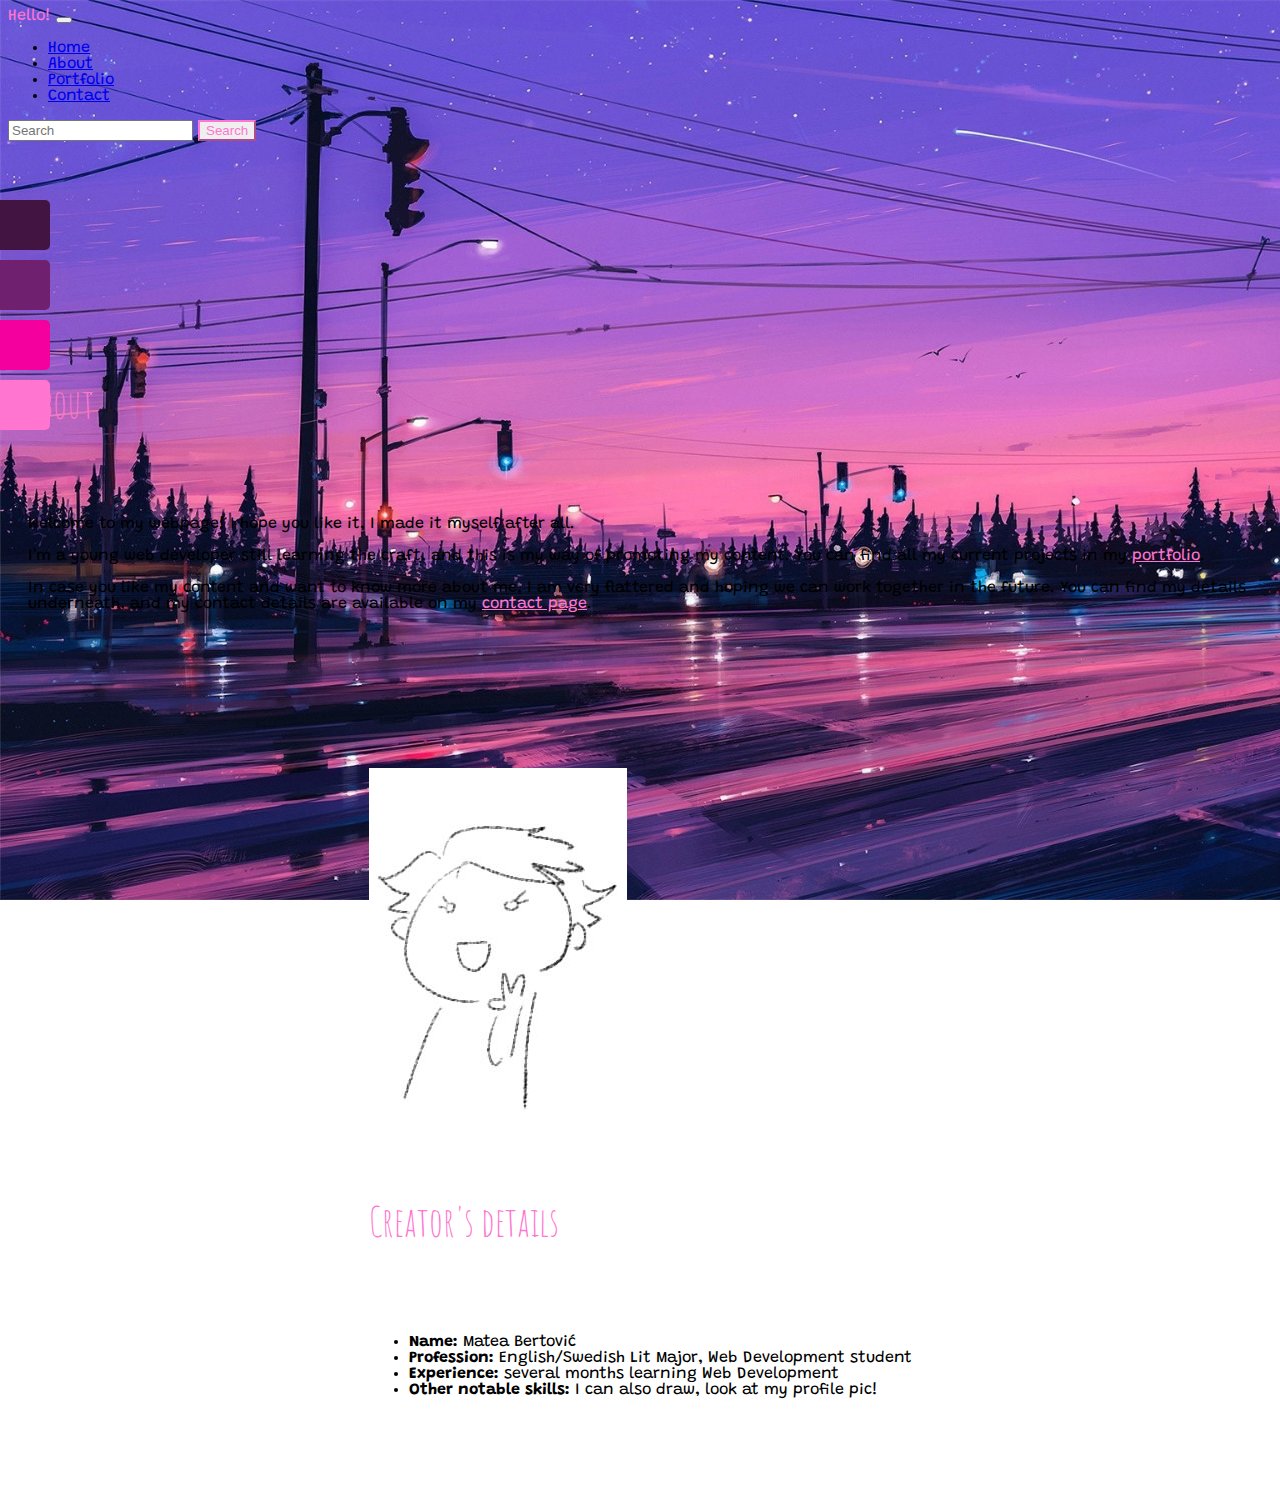
<file: templates/about.html>
<!DOCTYPE html>
<html lang="en">
<head>

    <meta charset="UTF-8">
    <meta name="viewport" content="width=device-width, initial-scale=1">
    <title>Homepage</title>

    <!-- Bootstrap CSS -->
    <link href="https://cdn.jsdelivr.net/npm/bootstrap@5.0.0-beta1/dist/css/bootstrap.min.css" rel="stylesheet" integrity="sha384-giJF6kkoqNQ00vy+HMDP7azOuL0xtbfIcaT9wjKHr8RbDVddVHyTfAAsrekwKmP1" crossorigin="anonymous">

    <!-- Moj CSS -->
    <link rel="stylesheet" href="/static/css/style.css">

    <!-- Fontovi -->
    <link rel="preconnect" href="https://fonts.gstatic.com">
    <link href="https://fonts.googleapis.com/css2?family=Amatic+SC:wght@400;700&display=swap" rel="stylesheet">
    <link rel="preconnect" href="https://fonts.gstatic.com">
    <link href="https://fonts.googleapis.com/css2?family=Grandstander:ital,wght@0,400;0,700;1,400;1,700&display=swap" rel="stylesheet">

</head>
<body>

<!-- top navigacija počinje -->

<nav class="navbar navbar-expand-lg navbar-dark bg-dark">
  <div class="container-fluid">
    <span class="navbar-brand" href="/" style="color: #ff75cf;">Hello!</span>
    <button class="navbar-toggler" type="button" data-bs-toggle="collapse" data-bs-target="#navbarSupportedContent" aria-controls="navbarSupportedContent" aria-expanded="false" aria-label="Toggle navigation">
      <span class="navbar-toggler-icon"></span>
    </button>
    <div class="collapse navbar-collapse" id="navbarSupportedContent">
      <ul class="navbar-nav me-auto mb-2 mb-lg-0">
        <li class="nav-item">
          <a class="nav-link active" aria-current="page" href="/">Home</a>
        </li>
        <li class="nav-item">
          <a class="nav-link" href="/about">About</a>
        </li>
          <li class="nav-item">
          <a class="nav-link" href="/portfolio">Portfolio</a>
        </li>
          <li class="nav-item">
          <a class="nav-link" href="/contact">Contact</a>
        </li>
      </ul>
      <form class="d-flex">
        <input class="form-control me-2" type="search" placeholder="Search" aria-label="Search">
        <button class="btn btn-outline-success" type="submit">Search</button>
      </form>
    </div>
  </div>
</nav>

<!-- top navigacija završava -->

<!-- sidenav počinje -->

 <div id="mySidenav" class="sidenav">
  <a href="/" id="home">Home</a>
  <a href="/about" id="about">About</a>
  <a href="/portfolio" id="portfolio">Portfolio</a>
  <a href="/contact" id="contact">Contact</a>
</div>

<!-- sidenav završava -->


<div class="container">
    <div class="card text-white bg-dark w-75">
        <div class="card-body">
            <h5 class="card-title">About</h5>
            <p class="card-text">Welcome to my webpage! I hope you like it, I made it myself after all.</p>
            <p class="card-text">I'm a young web developer still learning the craft, and this is my way of
                promoting my content. You can find all my current projects in my <a href="/portfolio">portfolio</a>.</p>
            <p class="card-text">In case you like my content and want to know more about me, I am very flattered and
            hoping we can work together in the future. You can find my details underneath, and my contact details are
            available on my <a href="/contact">contact page</a>.</p>
        </div>
    </div>

    <div class="card mb-3 text-white bg-dark w-75">
        <div class="row g-0">
            <div class="col-md-4">
                <img src="../static/img/profile01.jpg" alt="slika autora">
            </div>
             <div class="col-md-8">
                 <div class="card-body">
                    <h5 class="card-title">Creator's details</h5>
                    <p class="card-text">
                        <ul>
                            <li><b>Name:</b> Matea Bertović</li>
                            <li><b>Profession:</b> English/Swedish Lit Major, Web Development student</li>
                            <li><b>Experience:</b> several months learning Web Development</li>
                            <li><b>Other notable skills:</b> I can also draw, look at my profile pic! </li>
                        </ul>
                    </p>
                 </div>
            </div>
        </div>
    </div>


</div>


<!-- Option 1: Bootstrap Bundle with Popper -->
    <script src="https://cdn.jsdelivr.net/npm/bootstrap@5.0.0-beta1/dist/js/bootstrap.bundle.min.js" integrity="sha384-ygbV9kiqUc6oa4msXn9868pTtWMgiQaeYH7/t7LECLbyPA2x65Kgf80OJFdroafW" crossorigin="anonymous"></script>

</body>
</html>
</file>
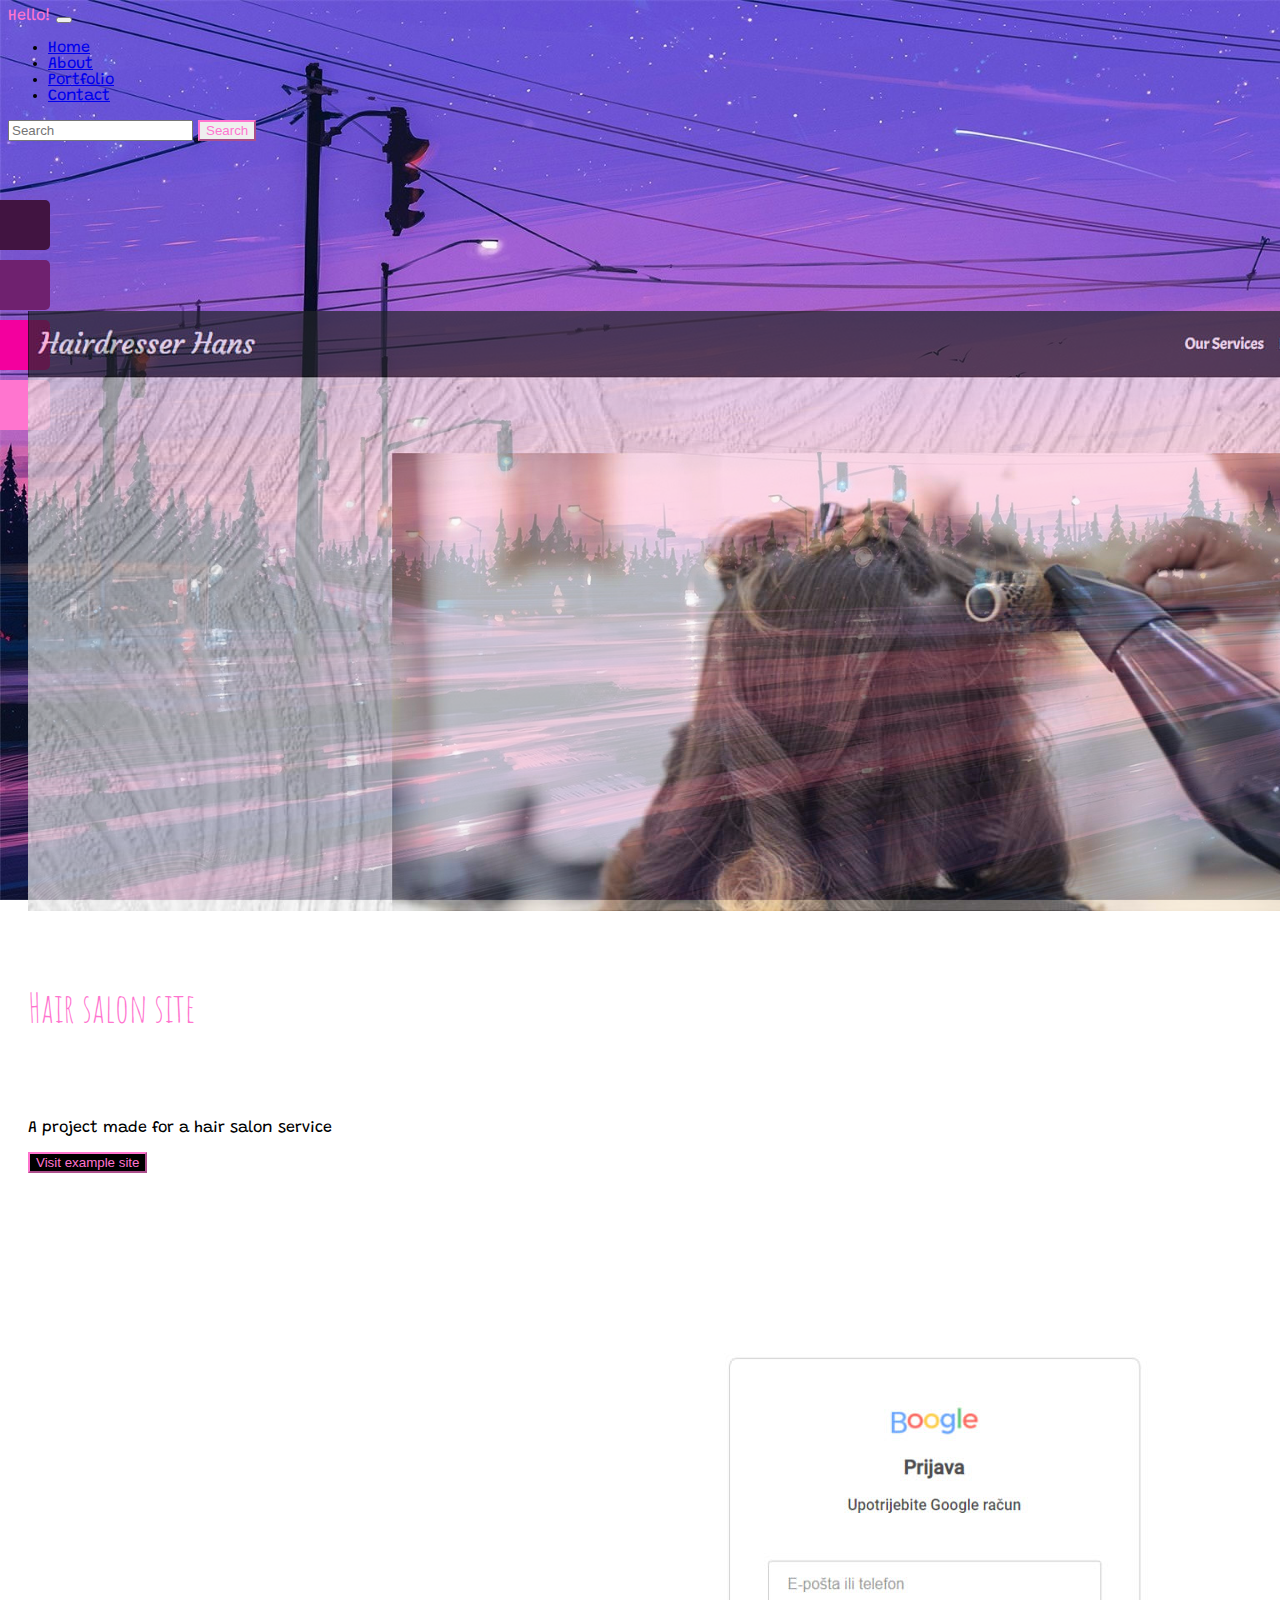
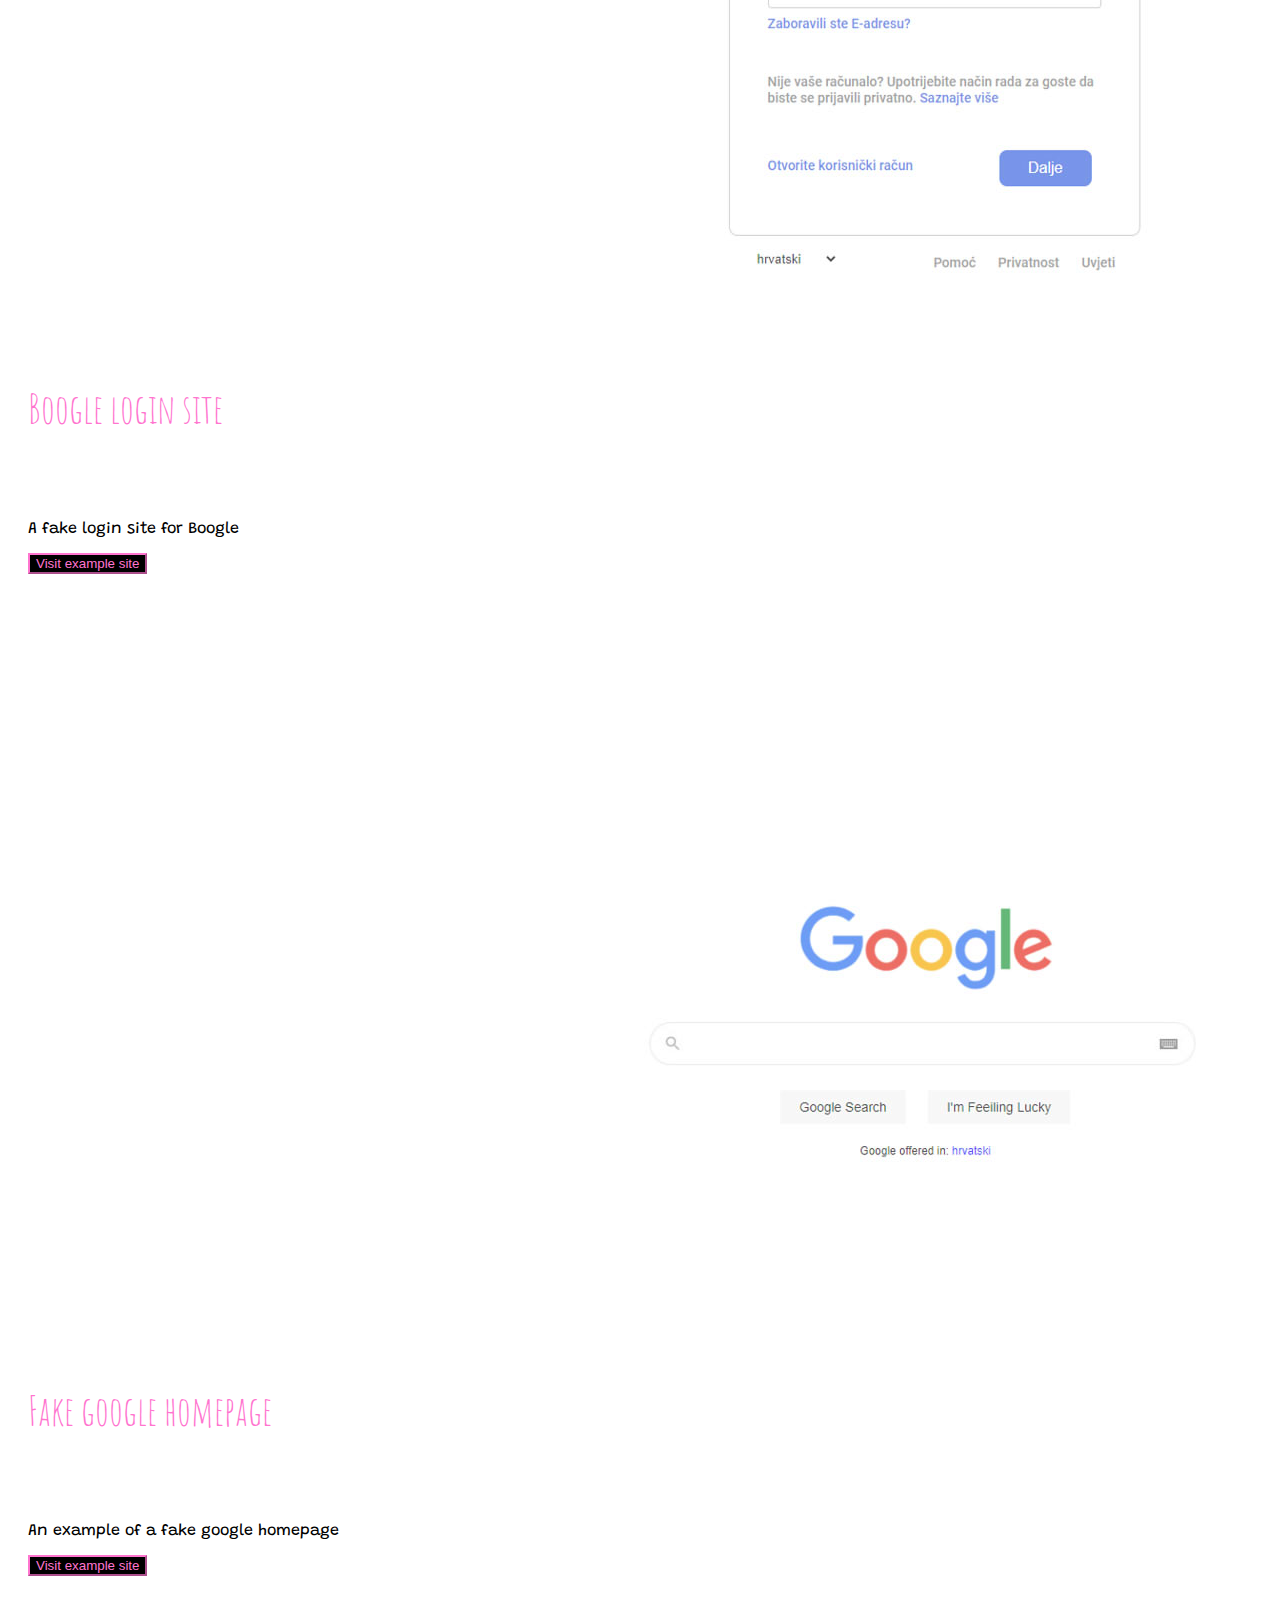
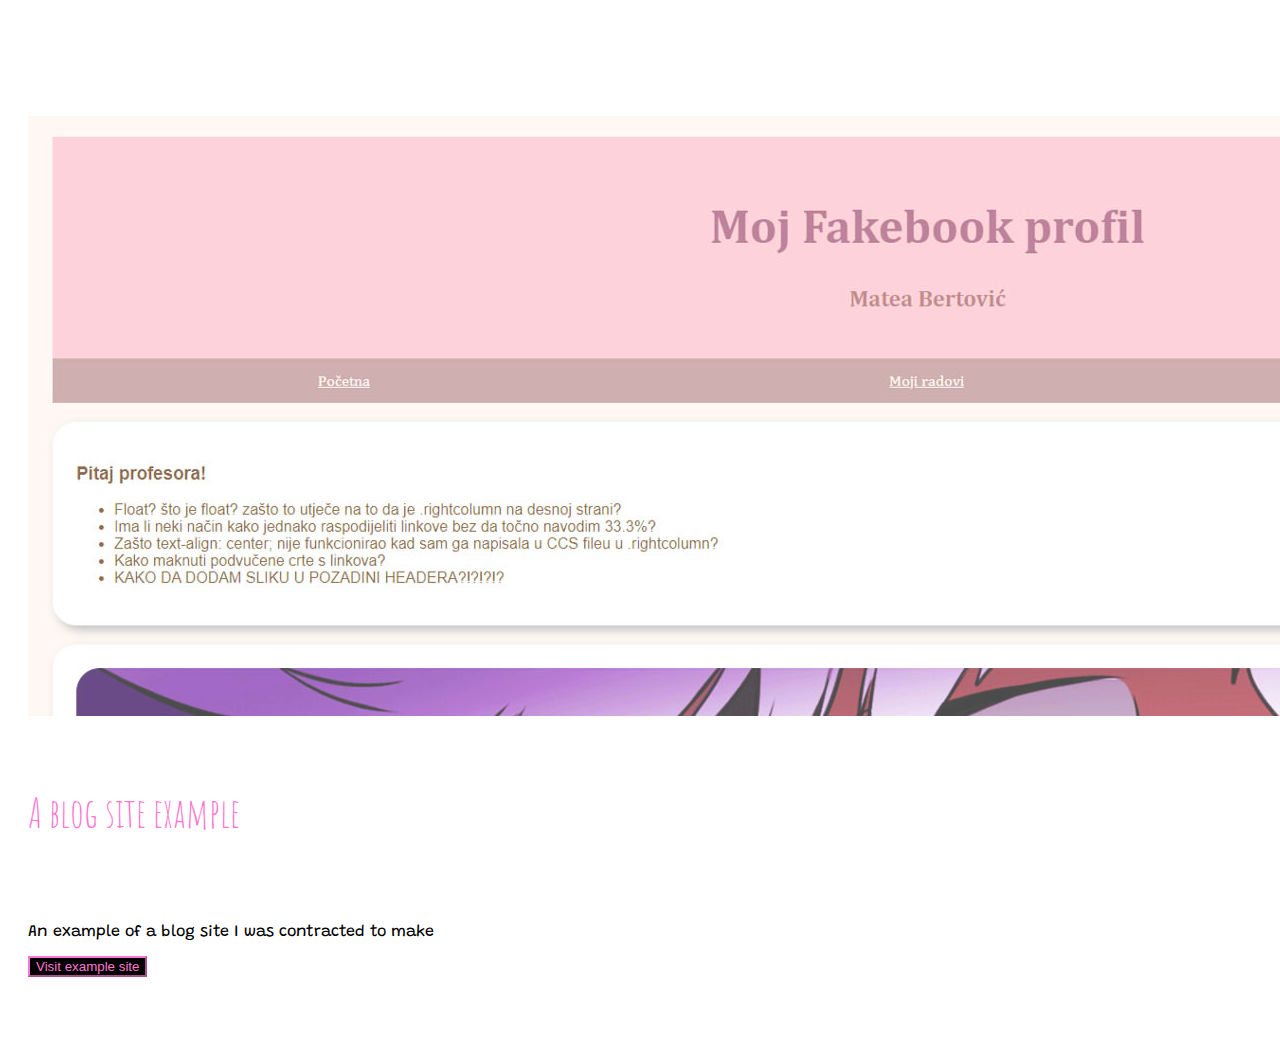
<file: templates/portfolio.html>
<!DOCTYPE html>
<html lang="en">
<head>

    <meta charset="UTF-8">
    <meta name="viewport" content="width=device-width, initial-scale=1">
    <title>Portfolio</title>

    <!-- Bootstrap CSS -->
    <link href="https://cdn.jsdelivr.net/npm/bootstrap@5.0.0-beta1/dist/css/bootstrap.min.css" rel="stylesheet" integrity="sha384-giJF6kkoqNQ00vy+HMDP7azOuL0xtbfIcaT9wjKHr8RbDVddVHyTfAAsrekwKmP1" crossorigin="anonymous">

    <!-- Moj CSS -->
    <link rel="stylesheet" href="/static/css/style.css">

    <!-- Fontovi -->
    <link rel="preconnect" href="https://fonts.gstatic.com">
    <link href="https://fonts.googleapis.com/css2?family=Amatic+SC:wght@400;700&display=swap" rel="stylesheet">
    <link rel="preconnect" href="https://fonts.gstatic.com">
    <link href="https://fonts.googleapis.com/css2?family=Grandstander:ital,wght@0,400;0,700;1,400;1,700&display=swap" rel="stylesheet">

</head>
<body>

<!-- top navigacija počinje -->

<nav class="navbar navbar-expand-lg navbar-dark bg-dark">
  <div class="container-fluid">
    <span class="navbar-brand" href="/" style="color: #ff75cf;">Hello!</span>
    <button class="navbar-toggler" type="button" data-bs-toggle="collapse" data-bs-target="#navbarSupportedContent" aria-controls="navbarSupportedContent" aria-expanded="false" aria-label="Toggle navigation">
      <span class="navbar-toggler-icon"></span>
    </button>
    <div class="collapse navbar-collapse" id="navbarSupportedContent">
      <ul class="navbar-nav me-auto mb-2 mb-lg-0">
        <li class="nav-item">
          <a class="nav-link active" aria-current="page" href="/">Home</a>
        </li>
        <li class="nav-item">
          <a class="nav-link" href="/about">About</a>
        </li>
          <li class="nav-item">
          <a class="nav-link" href="/portfolio">Portfolio</a>
        </li>
          <li class="nav-item">
          <a class="nav-link" href="/contact">Contact</a>
        </li>
      </ul>
      <form class="d-flex">
        <input class="form-control me-2" type="search" placeholder="Search" aria-label="Search">
        <button class="btn btn-outline-success" type="submit">Search</button>
      </form>
    </div>
  </div>
</nav>

<!-- top navigacija završava -->

<!-- sidenav počinje -->

 <div id="mySidenav" class="sidenav">
  <a href="/" id="home">Home</a>
  <a href="/about" id="about">About</a>
  <a href="/portfolio" id="portfolio">Portfolio</a>
  <a href="/contact" id="contact">Contact</a>
</div>

<!-- sidenav završava -->


<div class="container">
    <div class="card mb-3 text-white bg-dark w-75">
        <img src="../static/img/project01.jpg" class="card-img-top" alt="...">
        <div class="card-body">
            <h5 class="card-title">Hair salon site</h5>
            <p class="card-text">A project made for a hair salon service</p>
            <a href="/project_hairdresser">
                <button type="button" class="btn btn-success">Visit example site</button>
            </a>
        </div>
    </div>


    <div class="card mb-3 text-white bg-dark w-75">
        <img src="../static/img/project02.jpg" class="card-img-top" alt="...">
        <div class="card-body">
            <h5 class="card-title">Boogle login site</h5>
            <p class="card-text">A fake login site for Boogle</p>
            <a href="/project_fakelogin">
                <button type="button" class="btn btn-success">Visit example site</button>
            </a>
        </div>
    </div>


    <div class="card mb-3 text-white bg-dark w-75">
        <img src="../static/img/project03.jpg" class="card-img-top" alt="...">
        <div class="card-body">
            <h5 class="card-title">Fake google homepage</h5>
            <p class="card-text">An example of a fake google homepage</p>
            <a href="/project_googlehome">
                <button type="button" class="btn btn-success">Visit example site</button>
            </a>
        </div>
    </div>


    <div class="card mb-3 text-white bg-dark w-75">
        <img src="../static/img/project04.jpg" class="card-img-top" alt="...">
        <div class="card-body">
            <h5 class="card-title">A blog site example</h5>
            <p class="card-text">An example of a blog site I was contracted to make</p>
            <a href="/project_myblog">
                <button type="button" class="btn btn-success">Visit example site</button>
            </a>
        </div>
    </div>

</div>


<!-- Option 1: Bootstrap Bundle with Popper -->
    <script src="https://cdn.jsdelivr.net/npm/bootstrap@5.0.0-beta1/dist/js/bootstrap.bundle.min.js" integrity="sha384-ygbV9kiqUc6oa4msXn9868pTtWMgiQaeYH7/t7LECLbyPA2x65Kgf80OJFdroafW" crossorigin="anonymous"></script>

</body>
</html>
</file>
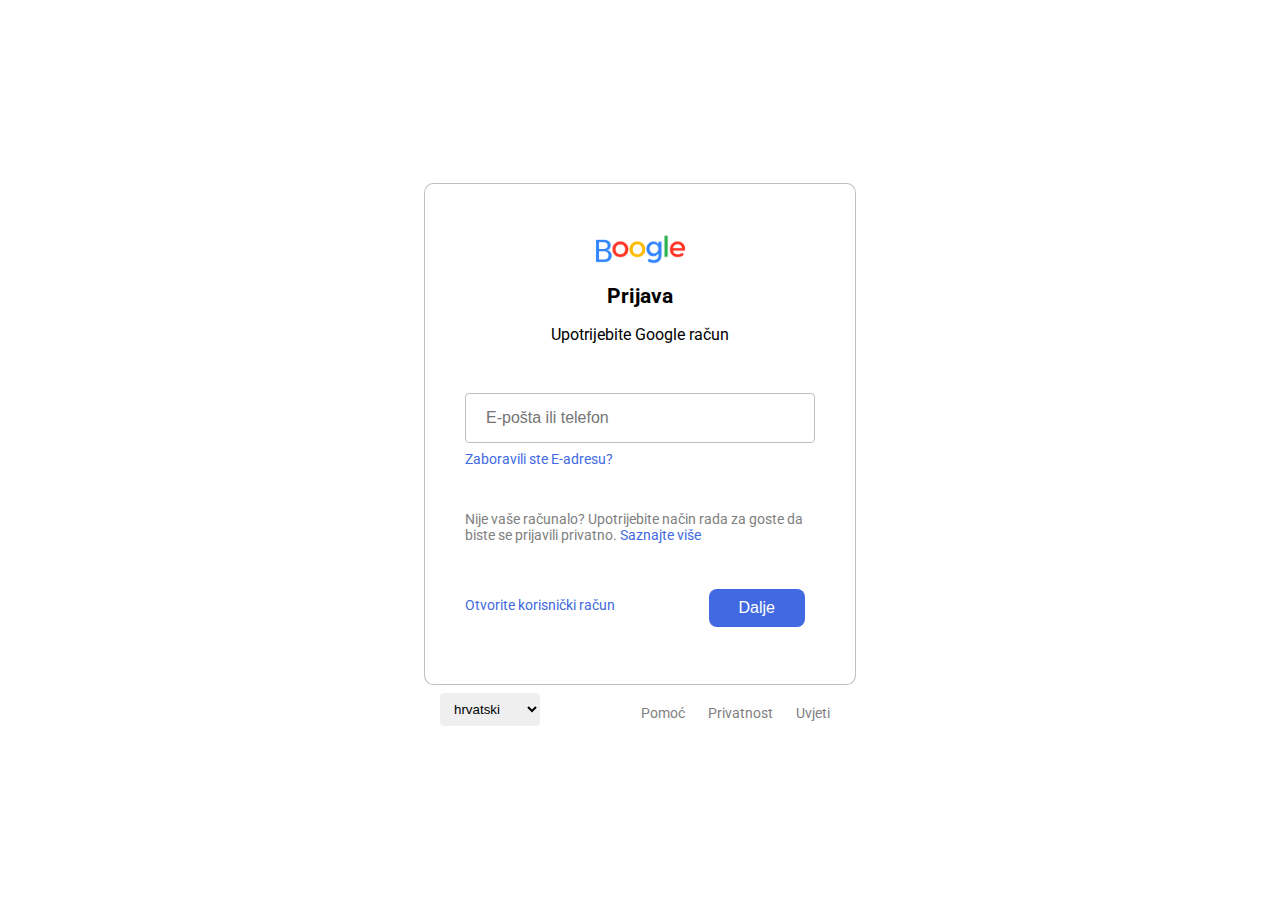
<file: templates/project_fakelogin.html>
<!DOCTYPE html>
<html lang="en">
<head>
    <meta charset="UTF-8">
    <title>Fake Boogle Login Page</title>
    <link rel="preconnect" href="https://fonts.gstatic.com">
    <link href="https://fonts.googleapis.com/css2?family=Roboto:wght@500&display=swap" rel="stylesheet">
    <link rel="stylesheet" href="/static/css/project_fakelogin_style.css">
</head>
<body>

<div class="container">

    <div class="box1">

        <div style="text-align: center; padding-bottom: 25px; color: black;">
            <img src="../static/img/logo.png" style="height: 30px; width: auto;">
            <h2>Prijava</h2>
            <p style="font-size:16px;">Upotrijebite Google račun</p>
        </div>


        <div class="input1">
            <form>
                <form action="/action_page.php">
                <input type="text" id="email" name="email" placeholder="E-pošta ili telefon" style="font-size:16px;">
            </form>

            <span style="color:royalblue;">Zaboravili ste E-adresu?</span>
        </div>


        <div class="text-under">
            <p>Nije vaše računalo? Upotrijebite način rada za goste da biste se prijavili privatno.
                <a href="https://support.google.com/chrome/answer/6130773?hl=hr">Saznajte više</a></p>
        </div>



        <div class="box2">
            <div style="padding-top:10px;">
                <a href="--------">Otvorite korisnički račun</a>
            </div>

            <div>
                <button class="button">Dalje</button>
            </div>

        </div>

    </div>


    <div class="end-notes">
        <div class="custom-select" style="width:100px;">
            <select class="input2">
                <option value="0">hrvatski</option>
                <option value="1">Jezik1</option>
                <option value="2">Jezik2</option>
                <option value="3">Jezik3</option>
                <option value="4">Jezik4</option>
                <option value="5">Jezik5</option>
                <option value="6">Jezik6</option>
            </select>
        </div>

        <div class="end-links" style="padding-top:10px;">
            <a class="a2" href="https://support.google.com/accounts?hl=hr">Pomoć</a>
            <a class="a2" href="https://accounts.google.com/TOS?loc=HR&hl=hr&privacy=true">Privatnost</a>
            <a class="a2" href="https://accounts.google.com/TOS?loc=HR&hl=hr">Uvjeti</a>
        </div>

    </div>

</div>









</body>
</html>
</file>
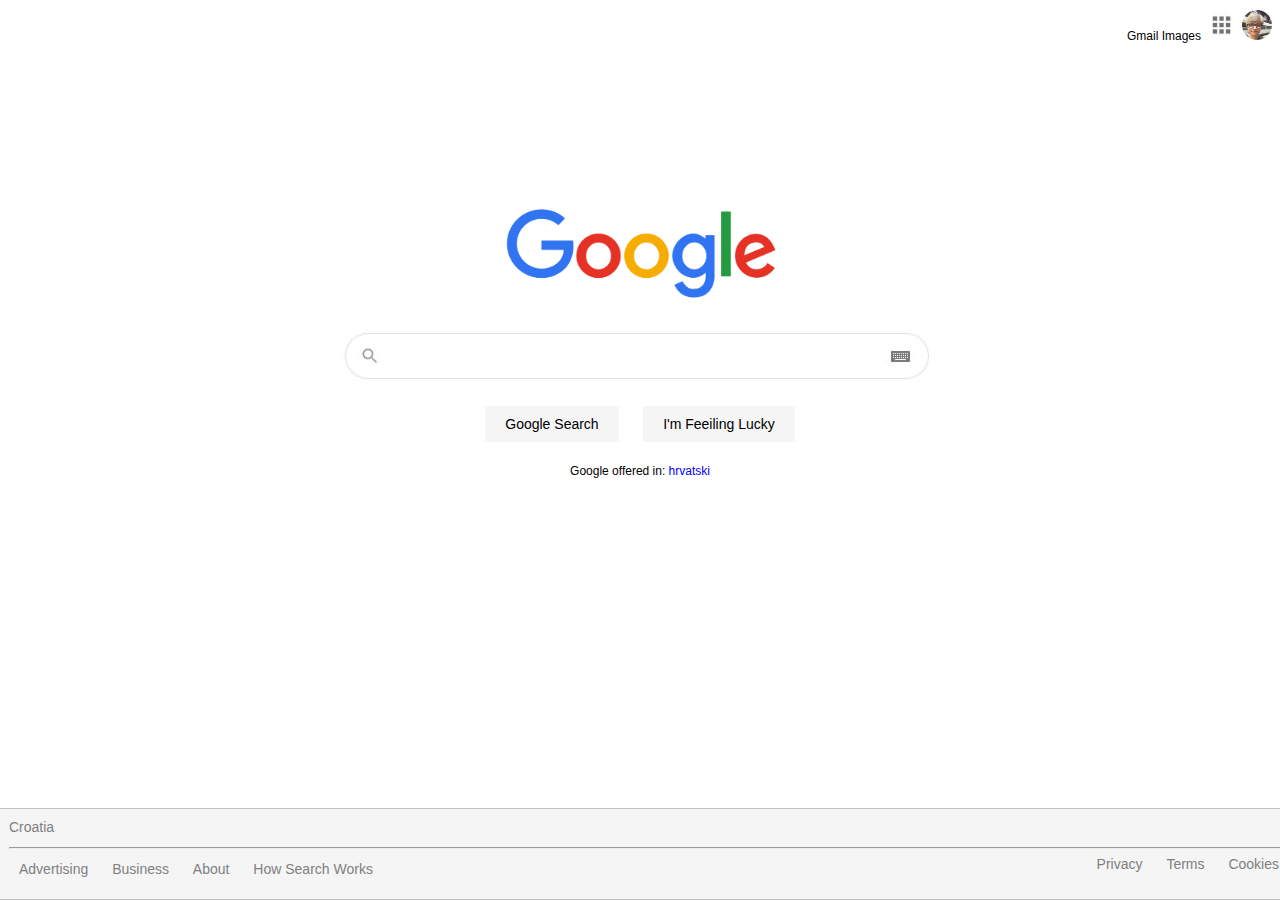
<file: templates/project_googlehome.html>
<!DOCTYPE html>
<html lang="en">
<head>
    <meta charset="UTF-8">
    <title>Fake Google Site</title>
    <meta name="viewport" content="width=device-width, initial-scale=1.0">
    <link rel="stylesheet" href="/static/css/project_googlehome_style.css">
</head>
<body>

<div class="header">
    <a class="a1" href="https://mail.google.com/mail/?tab=wm&ogbl">Gmail</a>
    <a class="a1" href="https://www.google.hr/imghp?hl=en&tab=wi&ogbl">Images</a>
    <a href="https://www.google.hr/"><img src="../static/img//menu1.jpg" height="30px" width="auto"></a>

    <a href="https://www.google.hr/"><img src="../static/img//profil1.png" height="30px" width="30px"></a>
</div>

<div class="logo">
     <a href="https://www.google.hr/"><img src="../static/img//google-logo.png" height="120px" width="auto"></a>
</div>

<div class="after-logo">
    <div>
        <img src="../static/img//search-bar1.jpg" alt="">
    </div>

    <div>
        <a href="https://www.google.hr/" class="button"> Google Search</a>
        <a href="https://www.google.com/doodles" class="button"> I'm Feeiling Lucky</a>
    </div>
    
    <p style="font-size:12px;">Google offered in:
        <a class="a2" href="https://www.google.hr/setprefs?sig=0_l_Z2sqpGPki0oRUwOvmDaDKT6iY%3D&hl=hr&source=
        homepage&sa=X&ved=0ahUKEwiL0f3J4q7tAhUOhRoKHRLrDT4Q2ZgBCA4">hrvatski</a>
    </p>
</div>

<div class="footer">
    <div style="padding-bottom:5px;">
        Croatia
    </div>

    <hr style="color:Silver;">

    <div class="footer-a1">
        <a class="a3" href="https://www.google.hr/
        url?sa=t&rct=j&q=&esrc=s&source=webhp&cd=&cad=rja&uact=8&ved=0ahUKEwi-jcbX_a7tAhWtxYUKHTMYCgMQkdQCCBU&url
        =https%3A%2F%2Fwww.google.hr%2Fintl%2Fen_hr%2Fads%2F%3Fsubid%3Dww-ww-et-g-awa-a-g_
        hpafoot1_1!o2%26utm_source%3Dgoogle.com%26utm_medium%3Dreferral%26utm_campaign%3Dgoogle_hpafooter%26fg%3D1&usg=
        AOvVaw3JwgdVXeGINFKDOLh6oHbY">Advertising</a>

        <a class="a3" href="https://www.google.hr/
        url?sa=t&rct=j&q=&esrc=s&source=webhp&cd=&cad=rja&uact=8&ved=0ahUKEwi-jcbX_a7tAhWtxYUKHTMYCgMQktQCCBY&url
        =https%3A%2F%2Fwww.google.hr%2Fservices%2F%3Fsubid%3Dww-ww-et-g-awa-a-g_hpbfoot1_1!o2%26utm_source%
        3Dgoogle.com%26utm_medium%3Dreferral%26utm_campaign%3Dgoogle_hpbfooter%26fg%3D1&usg=AOvVaw00pYnOox1FC9
        bknkT10cwJ">Business</a>

        <a class="a3" href="https://www.google.hr/
        url?sa=t&rct=j&q=&esrc=s&source=webhp&cd=&cad=rja&uact=8&ved=0ahUKEwi-jcbX_a7tAhWtxYUKHTMYCgMQkNQCCBc&url
        =https%3A%2F%2Fabout.google%2F%3Futm_source%3Dgoogle-HR%26utm_medium%3Dreferral%26utm_campaign%3Dhp-
        footer%26fg%3D1&usg=AOvVaw06QIuAOwX9sbqy3_ZtYTct">About</a>

        <a class="a3" href="https://google.com/search/howsearchworks/?fg=1">How Search Works</a>
    </div>

    <div class="footer-a2">
        <a class="a3" href="https://www.google.hr/
        url?sa=t&rct=j&q=&esrc=s&source=webhp&cd=&cad=rja&uact=8&ved=0ahUKEwi-jcbX_a7tAhWtxYUKHTMYCgMQ8awCCBE&url=
        https%3A%2F%2Fpolicies.google.com%2Fprivacy%3Fhl%3Den-HR%26fg%3D1&usg=
        AOvVaw3jd0PgGbuhFODGSnxmdYOl">Privacy</a>

        <a class="a3" href="https://www.google.hr/
        url?sa=t&rct=j&q=&esrc=s&source=webhp&cd=&cad=rja&uact=8&ved=0ahUKEwi-jcbX_a7tAhWtxYUKHTMYCgMQ8qwCCBI&url=
        https%3A%2F%2Fpolicies.google.com%2Fterms%3Fhl%3Den-HR%26fg%3D1&usg=AOvVaw1RdTxXzAaE3Bju2kh79eD9">Terms
        </a>

        <a class="a3" href="https://www.google.hr/
        url?sa=t&rct=j&q=&esrc=s&source=webhp&cd=&cad=rja&uact=8&ved=0ahUKEwi-jcbX_a7tAhWtxYUKHTMYCgMQzq0CCBM&url
        =https%3A%2F%2Fwww.google.hr%2Fpreferences%3Fhl%3Den&usg=AOvVaw2-uW4wIW4ydLUZ7B8pusMR">Cookies</a>

    </div>

</div>








</body>
</html>
</file>
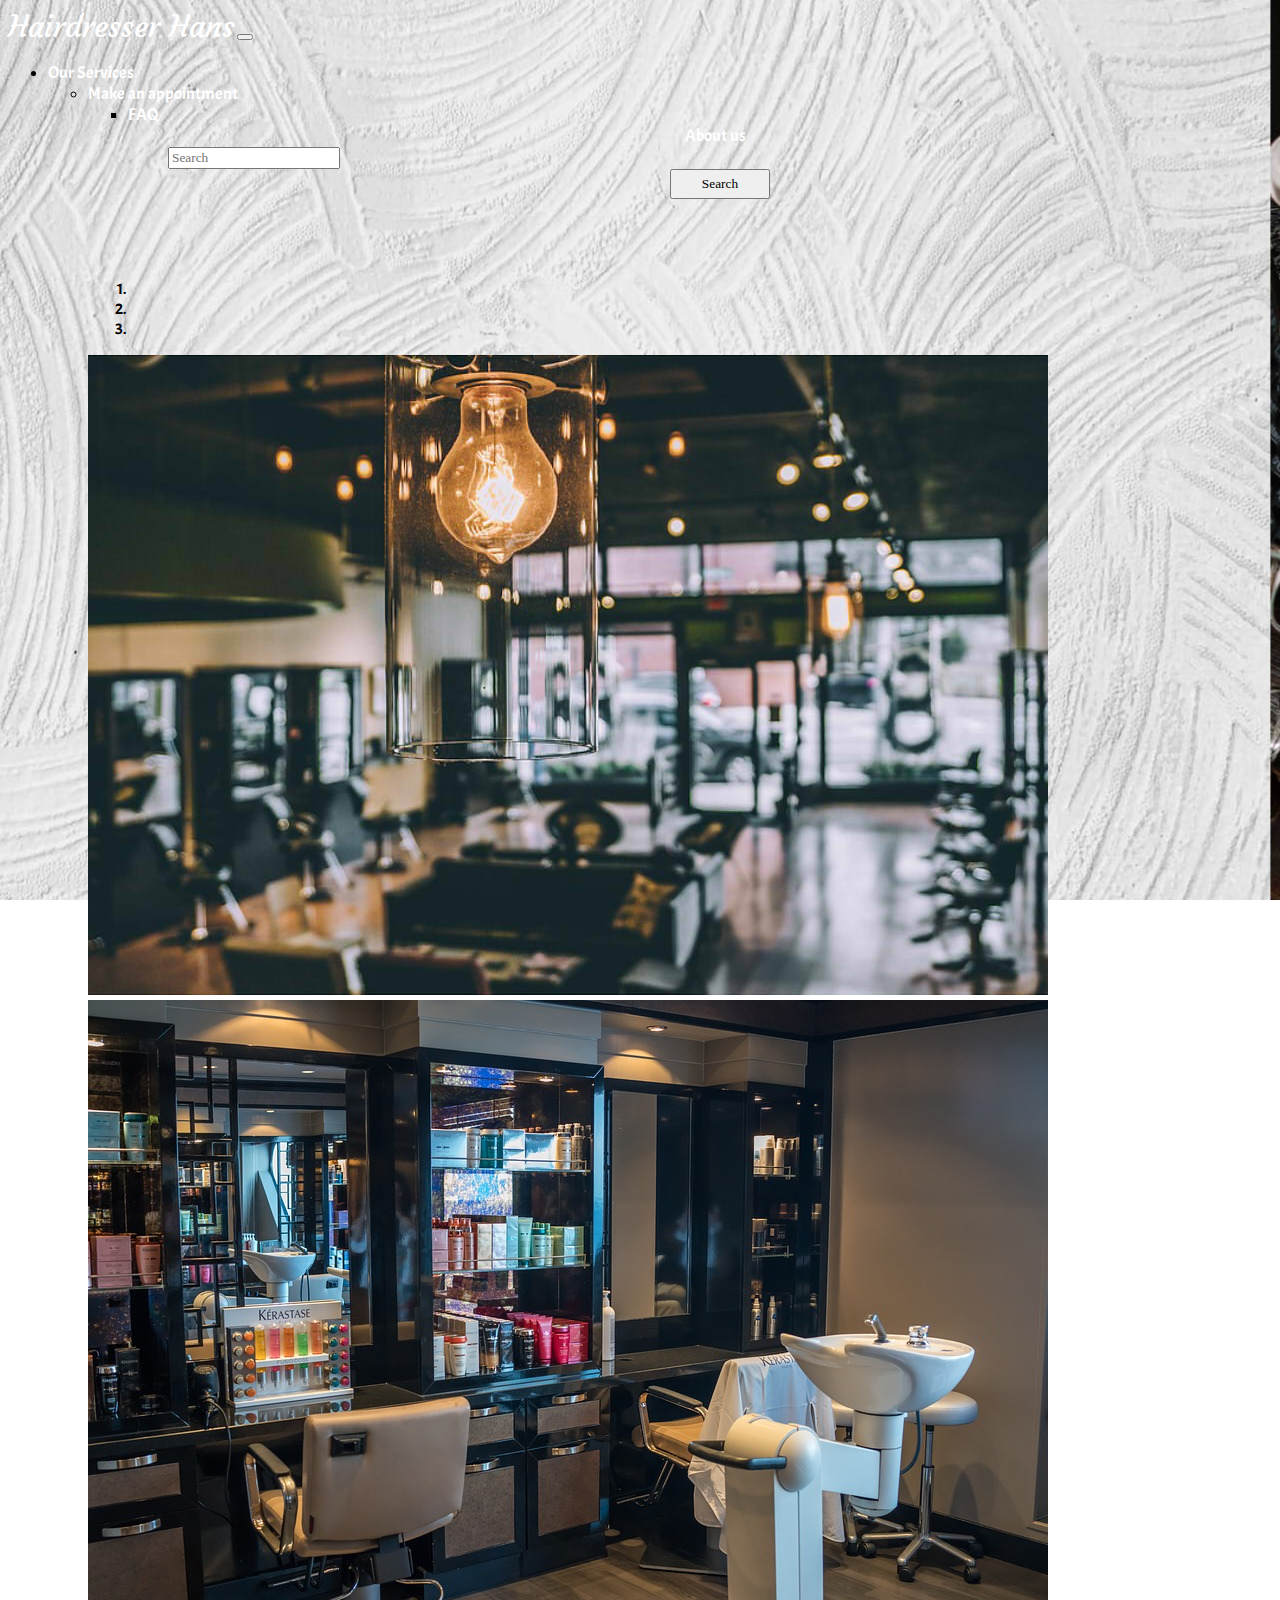
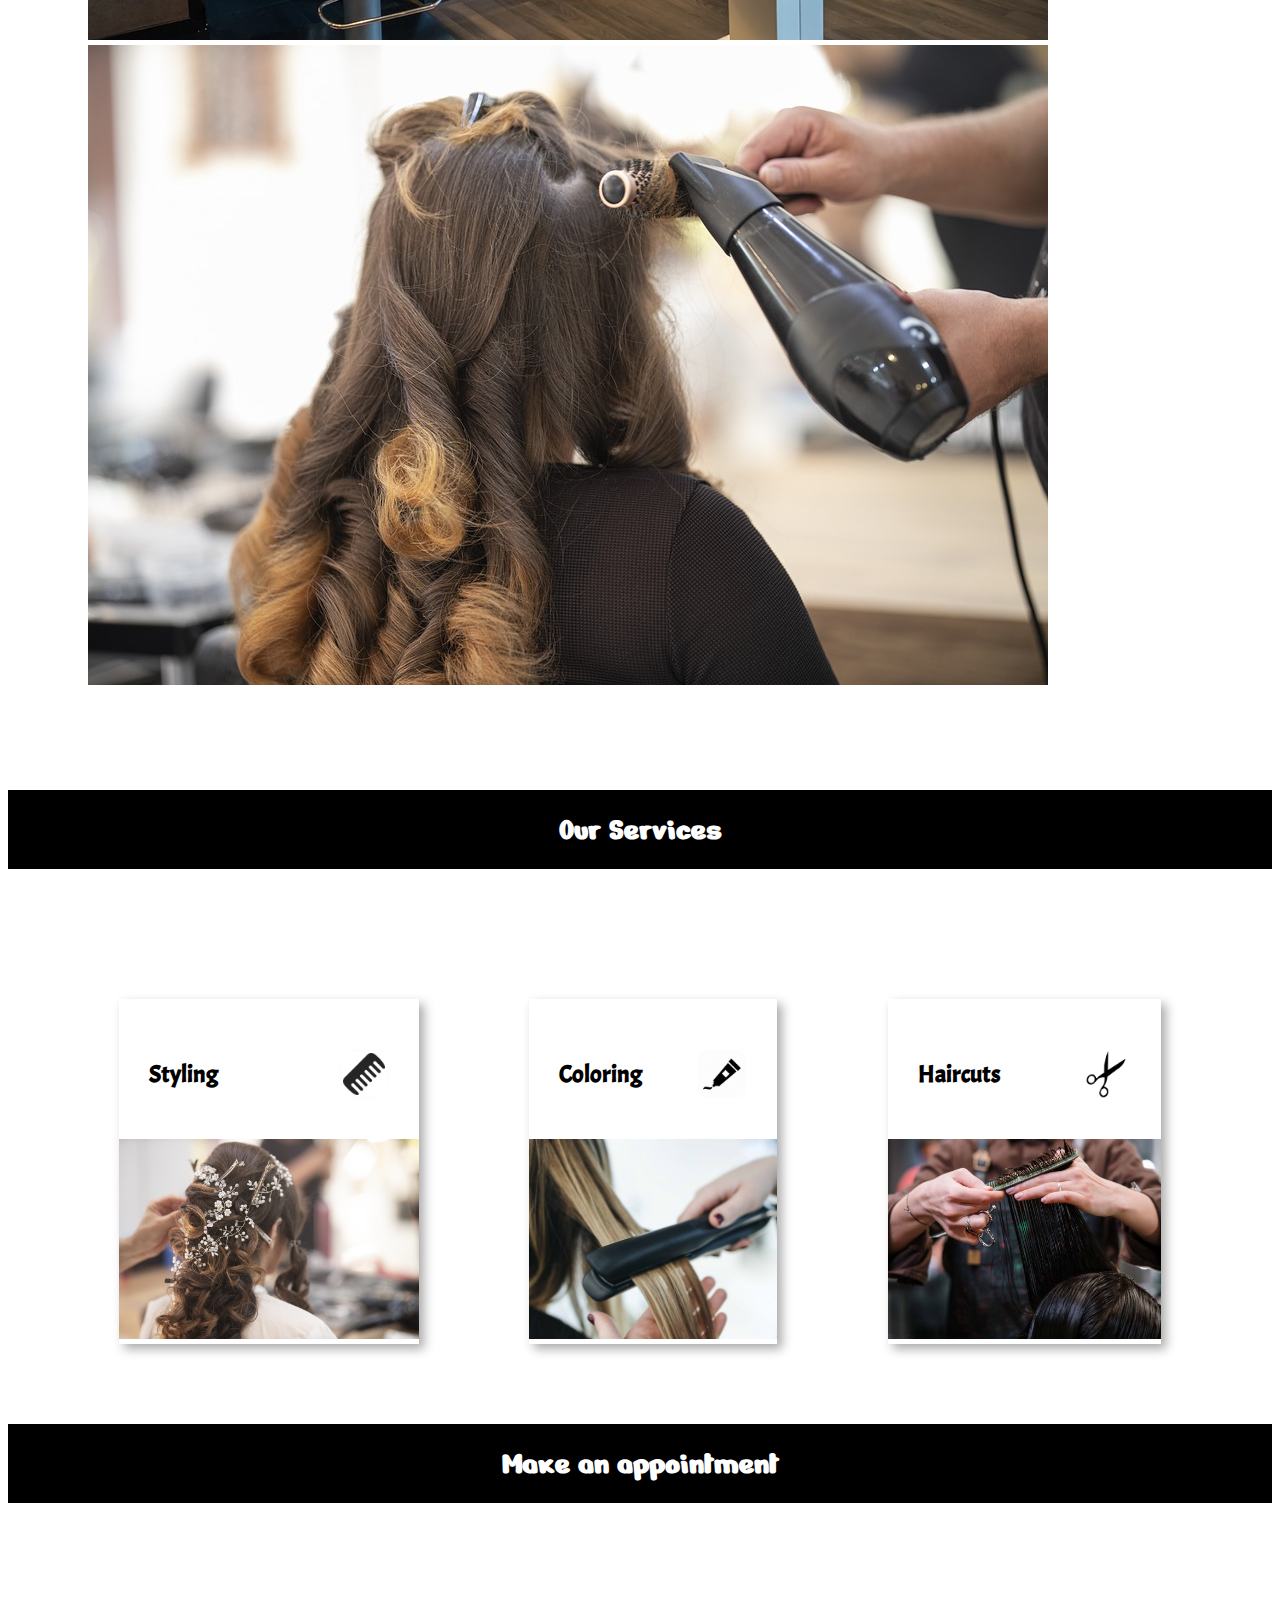
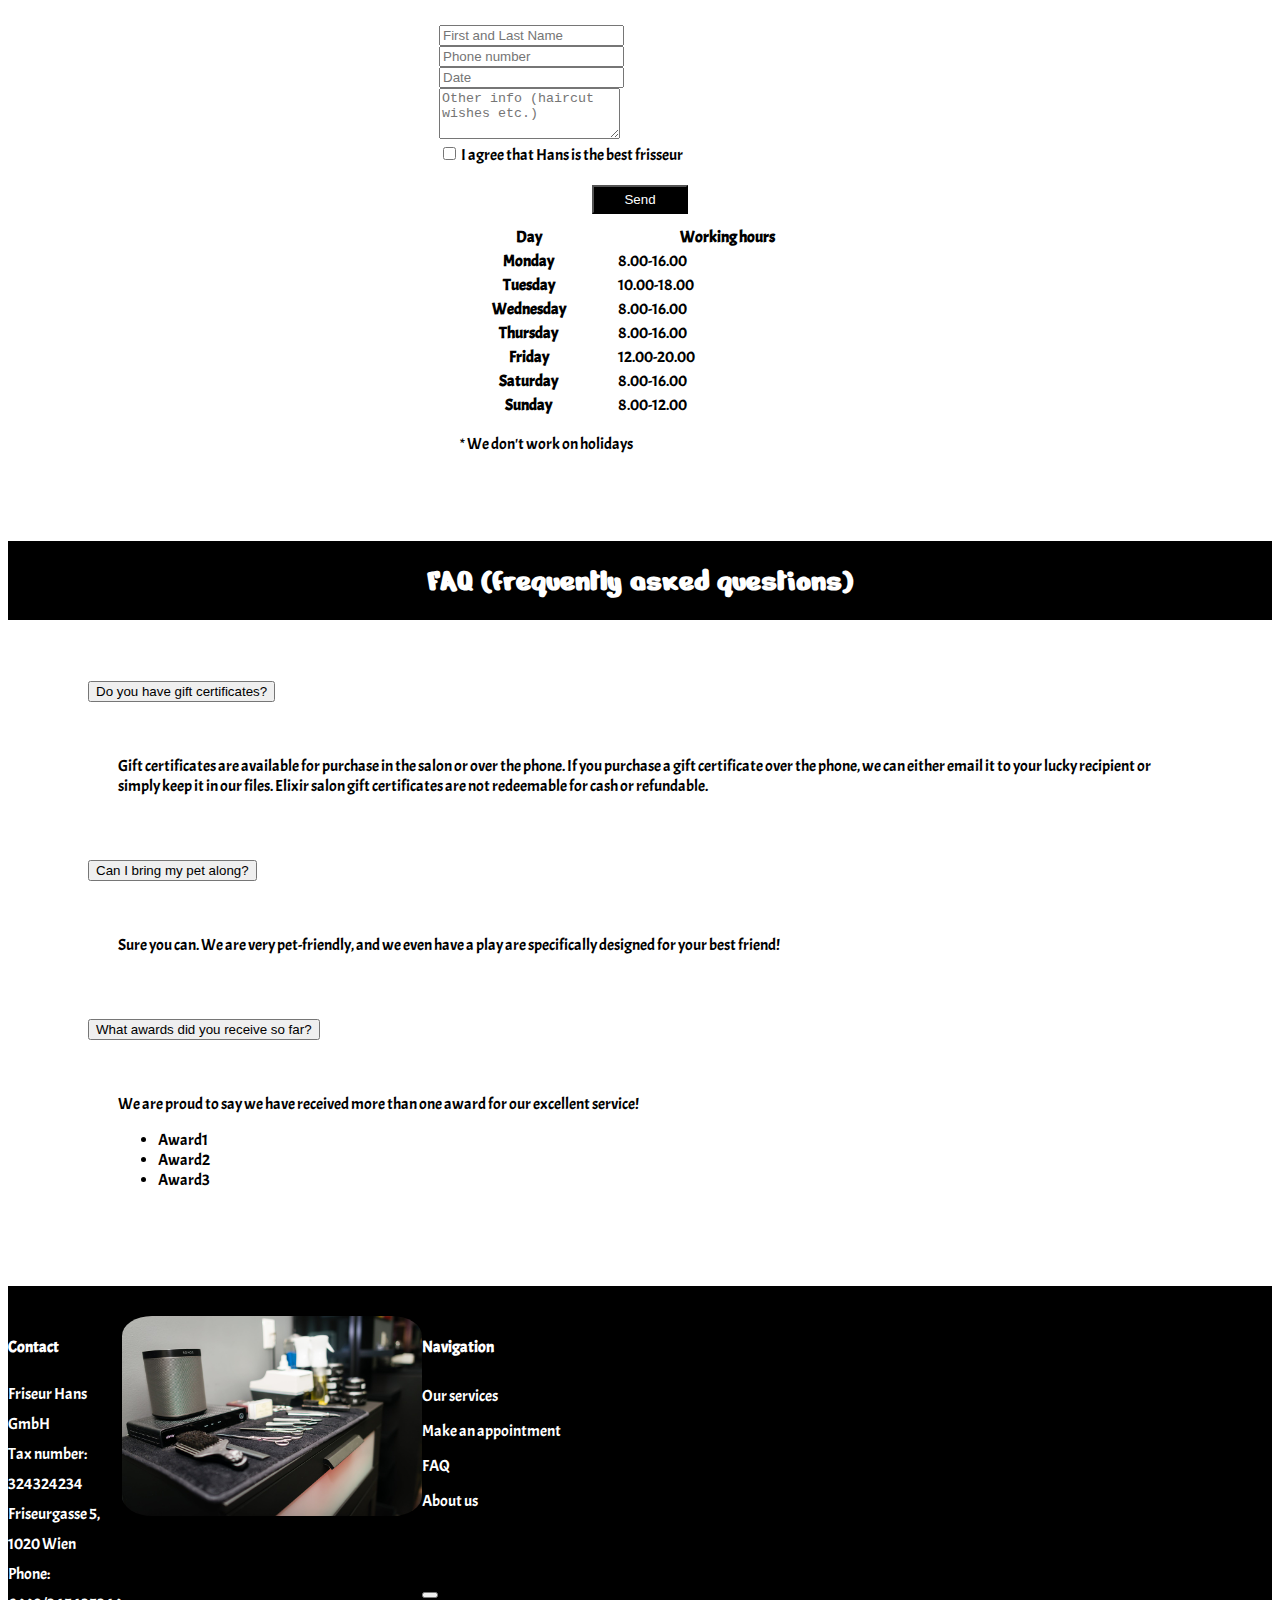
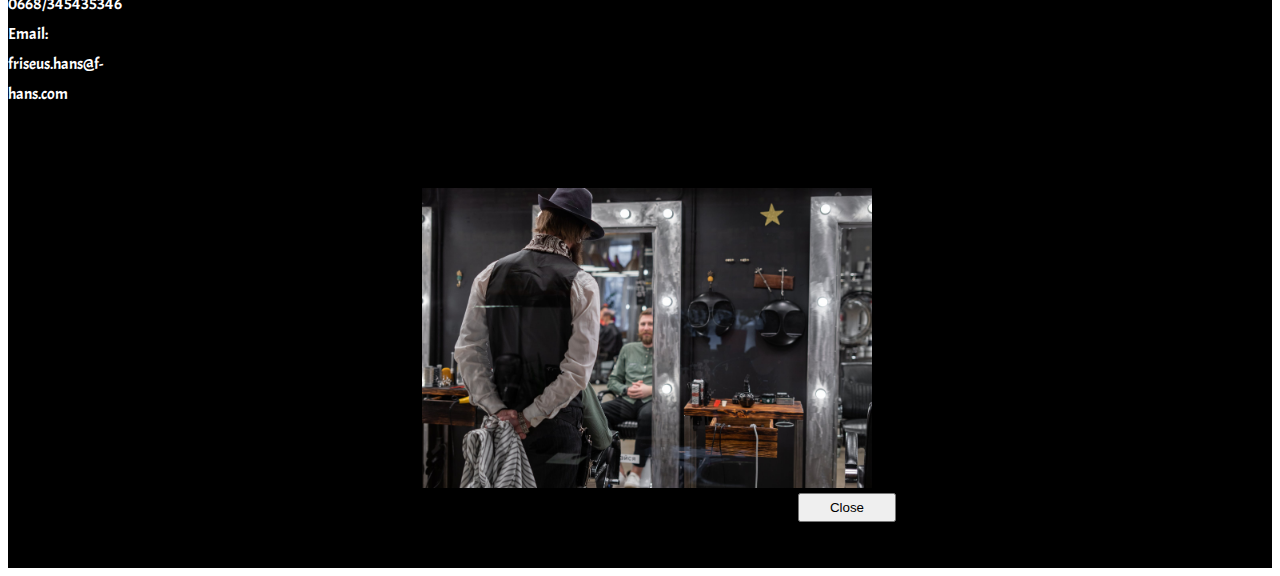
<file: templates/project_hairdresser.html>
<!doctype html>
<html lang="en">
  <head>
    <!-- Required meta tags -->
    <meta charset="utf-8">
    <meta name="viewport" content="width=device-width, initial-scale=1">

    <!--Fontovi-->
    <link rel="preconnect" href="https://fonts.gstatic.com">
    <link href="https://fonts.googleapis.com/css2?family=Courgette&family=Patrick+Hand&display=swap" rel="stylesheet">

    <link href="https://fonts.googleapis.com/css2?family=Nerko+One&display=swap" rel="stylesheet">
    <link href="https://fonts.googleapis.com/css2?family=Acme&display=swap" rel="stylesheet">

    <!-- Bootstrap CSS -->
    <link href="https://cdn.jsdelivr.net/npm/bootstrap@5.0.0-beta1/dist/css/bootstrap.min.css"
          rel="stylesheet" integrity="sha384-giJF6kkoqNQ00vy+HMDP7azOuL0xtbfIcaT9wjKHr8RbDVddVHyTfAAsrekwKmP1" crossorigin="anonymous">

    <!-- Moj CSS -->
    <link rel="stylesheet" href="/static/css/project_hairdresser_style.css">

    <title>Hairdresser Hans</title>
  </head>


  <body>
       <!--Navigacija počinje-->
        <nav class="navbar navbar-expand-lg navbar-dark bg-dark">
            <div class="container-fluid">
                <a class="navbar-brand" href="#" style="font-family: 'Courgette', cursive; font-size: 30px;">Hairdresser Hans</a>
                <button class="navbar-toggler" type="button" data-bs-toggle="collapse" data-bs-target="#navbarSupportedContent" aria-controls="navbarSupportedContent" aria-expanded="false" aria-label="Toggle navigation">
                  <span class="navbar-toggler-icon"></span>
                </button>

                <div class="collapse navbar-collapse d-flex justify-content-end" id="navbarSupportedContent">
                  <ul class="navbar-nav ml-auto mb-2 mb-lg-0">
                    <li class="nav-item">
                      <a class="nav-link active" aria-current="page" href="#our-services">Our Services</a>
                    </li>
                  <ul class="navbar-nav ml-auto mb-2 mb-lg-0">
                    <li class="nav-item">
                      <a class="nav-link active" aria-current="page" href="#make-an-appointment">Make an appointment</a>
                    </li>
                  <ul class="navbar-nav ml-auto mb-2 mb-lg-0">
                    <li class="nav-item">
                      <a class="nav-link active" aria-current="page" href="#faq">FAQ</a>
                    </li>
                  <ul class="navbar-nav ml-auto mb-2 mb-lg-0">
                    <li class="nav-item" style="color: white; display: flex; justify-content: space-evenly; align-items: center; padding-right: 10px;">
                      <span data-bs-toggle="modal" data-bs-target="#exampleModal" style="cursor: pointer;">
                      About us
                      </span>
                    </li>

                  <form class="d-flex">
                    <input class="form-control me-2" type="search" placeholder="Search" aria-label="Search" style="font-family:calibri;">
                    <button class="btn btn-outline-light" type="submit" style="font-family:calibri;">Search</button>
                  </form>
                </div>
            </div>
        </nav>
    <!--Navigacija završava-->

<div class="container">

  <div class="padded">

    <!--Carousel počinje-->

     <div id="carouselExampleIndicators" class="carousel slide" data-bs-ride="carousel">
      <ol class="carousel-indicators">
        <li data-bs-target="#carouselExampleIndicators" data-bs-slide-to="0" class="active"></li>
        <li data-bs-target="#carouselExampleIndicators" data-bs-slide-to="1"></li>
        <li data-bs-target="#carouselExampleIndicators" data-bs-slide-to="2"></li>
      </ol>
      <div class="carousel-inner">
        <div class="carousel-item active">
          <img src="../static/img//slika09.jpg" class="d-block w-100" style="max-height: 700px; width: auto;">
        </div>
        <div class="carousel-item">
          <img src="../static/img//slika01.jpg" class="d-block w-100" style="max-height: 700px; width: auto;">
        </div>
        <div class="carousel-item">
          <img src="../static/img//slika07.jpg" class="d-block w-100" style="max-height: 700px; width: auto;">
        </div>
      </div>
      <a class="carousel-control-prev" href="#carouselExampleIndicators" role="button" data-bs-slide="prev">
        <span class="carousel-control-prev-icon" aria-hidden="true"></span>
        <span class="visually-hidden">Previous</span>
      </a>
      <a class="carousel-control-next" href="#carouselExampleIndicators" role="button" data-bs-slide="next">
        <span class="carousel-control-next-icon" aria-hidden="true"></span>
        <span class="visually-hidden">Next</span>
      </a>
    </div>

  </div>
    <!--Carousel završava-->

</div>

       <h1 class="font1 break" id="our-services" style="text-align: center;">Our Services</h1>

<div class="container">

<!--Card počinje-->

  <div class="row padded" style="padding: 50px 0px 0px;">
    <div class="card col-sm-3">
      <div class="card-body">
        <h5 class="card-title" id="servcard">
         <div>Styling </div>
         <img src="../static/img//opcije2.png" style="height: 50px; width: auto; border-radius: 25%;">

       </h5>
      </div>
      <img src="../static/img//styling01.jpg" class="card-img-bottom" alt="...">
    </div>

    <div class="card col-sm-3">
      <div class="card-body">
       <h5 class="card-title" id="servcard">
         <div>Coloring </div>
         <img src="../static/img//opcije4.png" style="height: 50px; width: auto; border-radius: 25%;">
       </h5>
      </div>
      <img src="../static/img//coloring02.jpeg" class="card-img-bottom" alt="...">
    </div>

    <div class="card col-sm-3">
      <div class="card-body">
       <h5 class="card-title" id="servcard">
         <div>Haircuts </div>
         <img src="../static/img//opcije3.png" style="height: 50px; width: auto; border-radius: 25%;">
       </h5>
      </div>
      <img src="../static/img//haircuts01.jpeg" class="card-img-bottom" alt="...">
    </div>
  </div>
<!--Card završava-->

</div>

     <h1 class="font1 break" id="make-an-appointment" style="text-align: center;">Make an appointment</h1>

<div class="container">

<!--2 stupca-->

    <div class="row">
      <div class="two-column">

    <!--Kontakt form počinje-->

            <div class="left">

              <div class="mb-3">
                <input type="fname lname" class="form-control" id="exampleFormControlInput1" placeholder="First and Last Name">
              </div>

              <div class="mb-3">
                <input type="tel" class="form-control" id="exampleFormControlInput1" placeholder="Phone number">
              </div>

              <div class="mb-3">
                <input type="text" class="form-control" id="exampleFormControlInput1" placeholder="Date">
              </div>

              <div class="mb-3">
                <textarea class="form-control" id="exampleFormControlTextarea1" rows="3" placeholder="Other info (haircut wishes etc.)"></textarea>
              </div>

              <label>
                <input type="checkbox">
                <span class="checkmark">I agree that Hans is the best frisseur</span>
              </label>

              <div>
                <button type="submit" class="btn btn-dark" style="margin-top: 20px;">Send</button>
              </div>
            </div>
<!--Kontakt form završava--
<!--Tablica počinje-->

            <div class="right">
              <table class="table" align="center">
                <thead>
                  <tr class="table-dark">
                    <th scope="col">Day</th>
                    <th scope="col">Working hours</th>
                  </tr>
                </thead>
                <tbody>
                  <tr style="background-color:white;">
                    <th scope="row">Monday</th>
                    <td>8.00-16.00</td>
                  </tr>
                  <tr class="table-light">
                    <th scope="row">Tuesday</th>
                    <td>10.00-18.00</td>
                  </tr>
                <tr style="background-color:white;">
                    <th scope="row">Wednesday</th>
                    <td>8.00-16.00</td>
                  </tr>
                <tr class="table-light">
                    <th scope="row">Thursday</th>
                    <td>8.00-16.00</td>
                  </tr>
                <tr style="background-color:white;">
                    <th scope="row">Friday</th>
                    <td>12.00-20.00</td>
                  </tr>
                <tr class="table-light">
                    <th scope="row">Saturday</th>
                    <td>8.00-16.00</td>
                  </tr>
                <tr style="background-color:white;">
                    <th scope="row">Sunday</th>
                    <td>8.00-12.00</td>
                  </tr>
                </tbody>
              </table>
              <p class="p-holidays">* We don't work on holidays</p>
            </div>

<!--^^Tablica završena-->

      </div>
<!--^^2 stupca završena-->

    </div>
</div>
<!--^^row i  container završeni-->

<h1 class="font1 break" id="faq" style="text-align: center;">FAQ (frequently asked questions)</h1>

<div class="container">

      <!--Accordion počinje-->
    <div class="faq">

      <div class="accordion" id="accordionExample">
        <div class="accordion-item">
          <h2 class="accordion-header" id="headingOne">
            <button class="accordion-button bg-light collapsed type="button" data-bs-toggle="collapse" data-bs-target="#collapseOne" aria-expanded="true" aria-controls="collapseOne">
              Do you have gift certificates?
            </button>
          </h2>
          <div id="collapseOne" class="accordion-collapse collapse" aria-labelledby="headingOne" data-bs-parent="#accordionExample">
            <div class="accordion-body">
              Gift certificates are available for purchase in the salon or over the phone. If you purchase a gift certificate
              over the phone, we can either email it to your lucky recipient or simply keep it in our files. Elixir salon
              gift certificates are not redeemable for cash or refundable.
            </div>
          </div>
        </div>
        <div class="accordion-item">
          <h2 class="accordion-header" id="headingTwo">
            <button class="accordion-button bg-white collapsed" type="button" data-bs-toggle="collapse" data-bs-target="#collapseTwo" aria-expanded="false" aria-controls="collapseTwo">
              Can I bring my pet along?
            </button>
          </h2>
          <div id="collapseTwo" class="accordion-collapse collapse" aria-labelledby="headingTwo" data-bs-parent="#accordionExample">
            <div class="accordion-body">
              Sure you can. We are very pet-friendly, and we even have a play are specifically designed for your best friend!
            </div>
          </div>
        </div>
        <div class="accordion-item">
          <h2 class="accordion-header" id="headingThree">
            <button class="accordion-button bg-light collapsed" type="button" data-bs-toggle="collapse" data-bs-target="#collapseThree" aria-expanded="false" aria-controls="collapseThree">
              What awards did you receive so far?
            </button>
          </h2>
          <div id="collapseThree" class="accordion-collapse collapse" aria-labelledby="headingThree" data-bs-parent="#accordionExample">
            <div class="accordion-body">
              We are proud to say we have received more than one award for our excellent service!
              <ul>
                <li>Award1</li>
                <li>Award2</li>
                <li>Award3</li>
              </ul>
            </div>
          </div>
        </div>
      </div>
    </div>

<!--Accordion završava-->

</div>

<!--Kraj stranice počinje-->

<div class="end-site">

  <div>
    <h4>
      Contact
    </h4>
    <p style="line-height: 30px;">
      Friseur Hans GmbH
      <br>Tax number: 324324234
      <br>Friseurgasse 5, 1020 Wien
      <br>Phone: 0668/345435346
      <br>Email: friseus.hans@f-hans.com
    </p>
  </div>

  <div>
    <img src="../static/img//slika04.jpg" style="max-height:200px; max-width:auto; border-radius: 10%;">
  </div>

  <div>
    <h4>
      Navigation
    </h4>
    <p style="line-height: 35px;">
      <a href="#our-services">Our services</a>
      <br><a href="#make-an-appointment">Make an appointment</a>
      <br><a href="#faq">FAQ</a>
      <br>

<!-- About us dio počinje -->
<!-- Button trigger modal -->
  <span data-bs-toggle="modal" data-bs-target="#exampleModal" style="cursor: pointer;">
    About us
  </span>

<!-- Modal -->
<div class="modal fade" id="exampleModal" tabindex="-1" aria-labelledby="exampleModalLabel" aria-hidden="true">
  <div class="modal-dialog">
    <div class="modal-content">
      <div class="modal-header">
        <h5 class="modal-title" id="exampleModalLabel" style="color: black;">About us</h5>
        <button type="button" class="btn-close" data-bs-dismiss="modal" aria-label="Close"></button>
      </div>
      <div class="modal-body">
        <div style="padding: 20px 10px;">
            <p style="color: black;">
          At Hans Hairsalon we are passionate about meeting the unique needs of our clients and creating a style that
          highlights their natural beauty. We create a perfect style by listening to our clients' desires, whether
          they are a business professional or someone who wants to sport the trendiest styles.
            </p>
            <p style="color: black;">
          We pride ourselves in keeping up with our education and therefore, we always bring a fresh perspective
          to our work. Or atmosphere is confortable and professional... a taste of Vienna and Austria.
            </p>
        </div>

        <img src="../static/img//hans01.jpeg" style="height: 300px; width: auto;">

      </div>
      <div class="modal-footer">
        <button type="button" class="btn btn-secondary" data-bs-dismiss="modal">Close</button>
      </div>
    </div>
  </div>
</div>

<!--About Us dio završen-->
    </p>
  </div>

<!--Kraj stranice završen-->

</div>

    </div>



   	<!-- Optional JavaScript; choose one of the two! -->

    <!-- Option 1: Bootstrap Bundle with Popper -->
    <script src="https://cdn.jsdelivr.net/npm/bootstrap@5.0.0-beta1/dist/js/bootstrap.bundle.min.js" integrity="sha384-ygbV9kiqUc6oa4msXn9868pTtWMgiQaeYH7/t7LECLbyPA2x65Kgf80OJFdroafW" crossorigin="anonymous"></script>

    <!-- Option 2: Separate Popper and Bootstrap JS -->
    <!--
    <script src="https://cdn.jsdelivr.net/npm/@popperjs/core@2.5.4/dist/umd/popper.min.js" integrity="sha384-q2kxQ16AaE6UbzuKqyBE9/u/KzioAlnx2maXQHiDX9d4/zp8Ok3f+M7DPm+Ib6IU" crossorigin="anonymous"></script>
    <script src="https://cdn.jsdelivr.net/npm/bootstrap@5.0.0-beta1/dist/js/bootstrap.min.js" integrity="sha384-pQQkAEnwaBkjpqZ8RU1fF1AKtTcHJwFl3pblpTlHXybJjHpMYo79HY3hIi4NKxyj" crossorigin="anonymous"></script>
    -->


  </body>
</html>
</file>
<file: static/css/style.css>
body {
    background-image: url("../img/bg01.jpg");
    background-repeat: no-repeat;
    background-attachment: fixed;
    background-size: cover;
    font-family: 'Grandstander', cursive;
    font-weight: 400;
}


.btn-outline-success {
    border-color: #ff75cf;
    color: #ff75cf;
}

.btn-outline-success:hover {
    color: #fff;
    background-color: #f3009e;
    border-color: #f3009e;
}

/* Style the links inside the sidenav */
#mySidenav a {
    position: absolute; /* Position them relative to the browser window */
    left: -180px; /* Position them outside of the screen */
    transition: 0.3s; /* Add transition on hover */
    padding: 15px; /* 15px padding */
    width: 200px; /* Set a specific width */
    text-decoration: none; /* Remove underline */
    font-size: 20px; /* Increase font size */
    color: white; /* White text color */
    border-radius: 0 5px 5px 0; /* Rounded corners on the top right and bottom right side */
}

#mySidenav a:hover {
    left: 0; /* On mouse-over, make the elements appear as they should */
}

/* The about link: 20px from the top with a green background */
#home {
    top: 200px;
    background-color: #411441;
}

#about {
    top: 260px;
    background-color: #6f216f; /* Blue */
}

#portfolio {
    top: 320px;
    background-color: #f3009e; /* Red */
}

#contact {
    top: 380px;
    background-color: #ff75cf /* Light Black */
}

.hometext {
    margin: 100px auto 100px;
    font-family: 'Amatic SC', cursive;
    font-weight: 700;
    color: white;
}

.container {
    display: flex;
    justify-content: center;
    margin-top: 100px;
    flex-direction: column;
}

.card {
    margin: 50px auto 50px;
    padding: 20px;
}

.card a {
    color: #ff75cf;
}

.card a:hover {
    color: #f3009e;
}

.card-title {
    font-family: 'Amatic SC', cursive;
    font-size: 40px;
    font-weight: 400;
    color: #ff75cf;
    padding-bottom: 20px;
}

.btn-success {
    border-color: #ff75cf;
    color: #ff75cf;
    background-color: black;
}

.btn-success:hover {
    color: #fff;
    background-color: #f3009e;
    border-color: #f3009e;
}

.btn-success:visited {
    color: #fff;
    background-color: #6f216f;
    border-color: #6f216f;
}

.card-img-top {
    opacity: 0.7
}
</file>
<file: static/css/project_fakelogin_style.css>
body {
    font-family: 'Roboto', sans-serif;
    font-size: 14px;
    color: grey;
}

.container {
    min-height: 100vh;
    display: flex;
    justify-content: center;
    flex-flow: column;
    align-items: center;
}

.box1 {
    width: 100%;
    height: 100%;
    max-width: 350px;
    height: 400px;
    border: 1px solid silver;
    border-radius: 2%;

    vertical-align: center;
    padding: 50px 40px;
}

.text-under {
    padding: 30px 0px 0px;
}

.box2 {
    display: flex;
    justify-content: space-between;
    vertical-align: center;
    padding-top: 30px;
}

.button {
    background-color: royalblue;
    overflow: hidden;
    border: none;
    color: white;
    padding: 10px 30px;
    text-align: center;
    display: inline-block;
    font-size: 16px;
    margin: 2px 10px;
    cursor: pointer;
    border-radius: 8px;
}

.end-notes {
    display: flex;
    width: 100%;
    max-width: 400px;
    justify-content: space-between;
}

.a2:link, .a2:hover {
    background-color: white;
    color: grey;
    padding: 10px 10px;
    text-align: center;
    text-decoration: none;
    display: inline-block;
    border-radius: 2px;
}

.a2:active {
    background-color: whitesmoke;
}

.input1 input[type=text], select {
  width: 100%;
  padding: 15px 20px;
  margin: 8px 0;
  display: inline-block;
  border: 1px solid Silver;
  border-radius: 4px;
  box-sizing: border-box;
}

.input1 input[type=text]:focus {
  border: 1px solid blue;
}

a:link {
    color: royalblue;
    text-decoration: none;
}


.custom-select {
  font-family: Arial;
}

.input2 {
  color: black;
  padding: 8px 10px;
  border: none;
  border-color: transparent transparent rgba(0, 0, 0, 0.1) transparent;
  cursor: pointer;
}





@media screen and (max-width: 600px) {

    .container {
        flex-flow: column;
        min-height: 0vh;
    }

    .box1 {
        order: 1;
        border: none;
        vertical-align: top; /*zašto ne ide???????*/

    }

    .input1 {
        order: 2;
    }

    .text-under {
        order: 3;
    }

    .end-notes {
        order: 4;
        position: fixed;
        bottom:0px;
    }

}
</file>
<file: static/css/project_googlehome_style.css>
* {
    font-family: Arial;
}

.header {
    text-align: right;
    font-size: 12px;
    margin-top: 10px;
    margin-bottom: 10px;
}

.a1:link {
  color: black;
  background-color: transparent;
  text-decoration: none;
}

.a1:visited {
  color: black;
  background-color: transparent;
  text-decoration: none;
}

.a1:hover {
  color: black;
  background-color: transparent;
  text-decoration: underline;
}

.a1:active {
  color: black;
  background-color: transparent;
  text-decoration: underline;
}

.a2 {
    color: blue;
    text-decoration: none;
}

.a2:hover {
    color: blue;
    text-decoration: underline;
}


.a3:link {
  color: Grey;
  background-color: transparent;
  text-decoration: none;
}

.a3:visited {
  color: Grey;
  background-color: transparent;
  text-decoration: none;
}

.a3:hover {
  color: Grey;
  background-color: transparent;
  text-decoration: underline;
}

.a3:active {
  color: Red;
  background-color: transparent;
  text-decoration: underline;
}

.logo {
    text-align: center;
    margin: 150px auto 0px;
}

.after-logo {
    text-align: center;
}

.button {
  background-color: WhiteSmoke;
  border: none;
  color: Black;
  padding: 10px 20px;
  text-align: center;
  text-decoration: none;
  display: inline-block;
  font-size: 14px;
  margin: 10px 10px 10px;
  box-radius: 20%;
}

.button:hover {
    box-shadow: 0px 0px 1px 1px Silver;
}

.button:active {
    border: blue;
}

.footer {
    overflow: hidden;
    background-color: WhiteSmoke;
    position: fixed;
    width: 100%;
    height: 70px;
    right: 0px;
    bottom: 0px;
    left: -2px;
    border: 1px solid Silver;
    padding: 10px;
    font-size: 14px;
    color: Grey;
}

.footer-a1 {
    float: left;
    display: block;
    margin-top: 5px;
}

.footer-a2 {
    float: right;
    display: block;
}

.a3 {
    padding: 10px 10px 0px;
}
</file>
<file: static/css/project_hairdresser_style.css>
body {
    background-image: url(../img//bg04.jpg);
    height: 100%;
    background-attachment: fixed;
    background-position: center;
    background-repeat: no-repeat;
    background-size: cover;
    font-family: 'Acme', sans-serif;
}


.container {
    height: 100%;
}

.blank {
    background-color: white;
    margin: 20px 0px;
    padding: 20px 0px;
}

.navbar-brand {
    font-size: 24px;
}

.collapse {
    font-size: 17px;
}

.row {
    display: flex;
    justify-content: space-evenly;
}

.padded {
    margin: 80px 0px;
}

.carousel {
    margin-left: 80px;
    margin-right: 80px;
}

.col-sm-3 {
    padding-right: 0px;
    padding-left: 0px;
    box-shadow: 5px 5px 10px #aaaaaa;
}

.card-body {
    padding: 10px 30px 0px;
}

.card-title {
    font-size: 24px;
}

.card-img-bottom {
    height: 200px;
    width: auto;
}

.font1 {
    font-family: 'Nerko One', cursive;
}

.break {
    background-color: black;
    color: white;
    padding: 20px 0px;
}

#servcard {
    display: flex;
    justify-content: space-between;
    align-items: center;

}

.two-column {
    display: flex;
    justify-content: space-evenly;
    flex-wrap: wrap;
    padding: 100px 0px 50px;
}

.left {
    justify-content: center;
    min-width: 50%;
    margin-bottom: 10px;
}

.right {
    padding: 0px 80px;
}

.p-holidays {
    padding-left: 20px;
    justify-content: flex-start;
}

.table {
    width: 400px;
}

.btn {
    margin: 0 auto;
    display: block;
    padding: 5px 30px;
}

.faq {
    margin: 50px 80px;
    min-height: 350px;
}

.accordion-item {
    font-size: 18px;
}

.accordion-body {
    font-size: 16px;
    padding: 30px;
    background-color: white;
}

.btn-link {
    color: #000000;
    text-decoration: none;
}

.btn-link:hover {
    color: #8e9196;
}

.btn-dark {
    color: #fff;
    background-color: #000000;
    border-color: #000000;
}

.end-site {
    background-color: black;
    color: white;
    display: flex;
    justify-content: space-evenly;
    padding: 30px 0px;
}

a {
    color: white;
    text-decoration: none;
}

a:hover {
    color: #8e9196;
}

#end-site-btn {
    display: inline-block;
}
</file>
